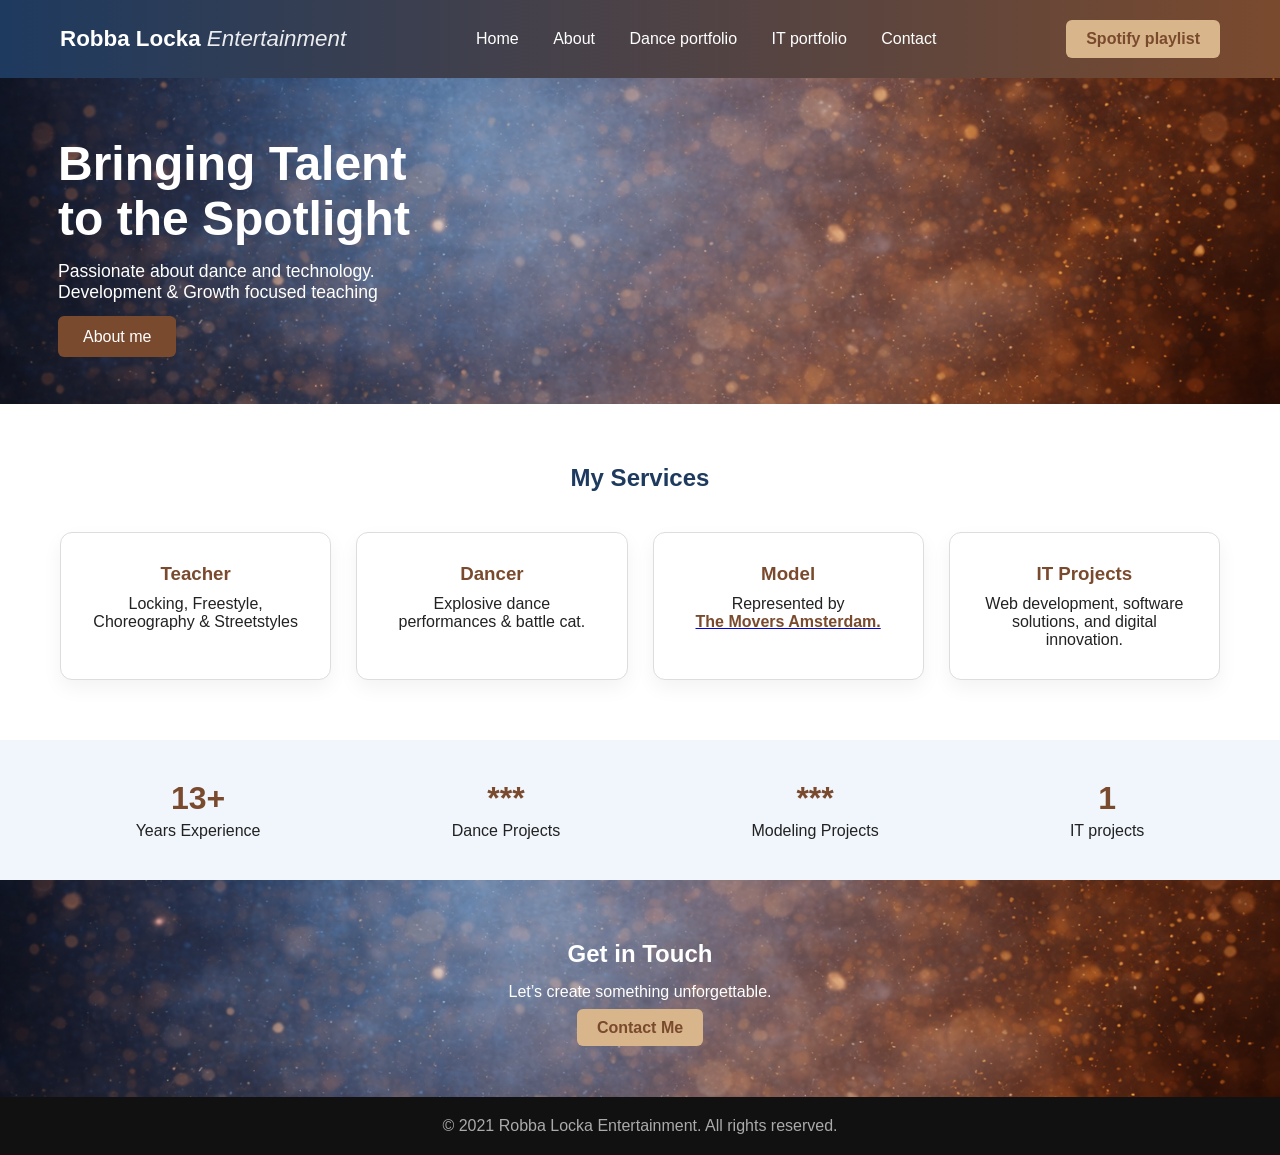
<file: index.html>
<!DOCTYPE html>
<html lang="en">
    
<head>
  <meta charset="UTF-8" />
  <meta name="viewport" content="width=device-width, initial-scale=1.0"/>
  <title>Robba Locka Entertainment</title>
  <link rel="stylesheet" href="Style_brown.css" />
</head>

<body>

<header class="navbar">
  <div class="logo">Robba Locka <span><em>Entertainment</em></span></div>
  <nav>
    <a href="index.html">Home</a>
    <a href="About_me.html">About</a>
    <a href="dance_projects.html">Dance portfolio</a>
    <a href="it_projects.html">IT portfolio</a>
    <a href="contact.html">Contact</a>
  </nav>
  <a class="btn-primary" href="https://open.spotify.com/playlist/4BbkVVdAeqNhtyvKvNaJNX?si=d900c01793914208" target="_blank">Spotify playlist</a>
</header>

<section class="hero">
  <div class="hero-content">
    <h1>Bringing Talent<br>to the Spotlight</h1>
    <p>Passionate about dance and technology. <br>Development & Growth focused teaching</p>
    <a class="btn-secondary" href="About_me.html">About me</a>
  </div>
</section>

<section class="services">
  <h2>My Services</h2>
  <div class="service-grid">
    <div class="card">
      <h3>Teacher</h3>
      <p>Locking, Freestyle, Choreography & Streetstyles</p>
    </div>
    <div class="card">
      <h3>Dancer</h3>
      <p>Explosive dance performances & battle cat.</p>
    </div>
    <div class="card">
      <h3>Model</h3>
          <p>Represented by</p>
          <a href="https://www.themovers.nl/" target="_blank"><span class="external-link themoverslink">The Movers Amsterdam.</span></a>
    </div>
    <div class="card">
      <h3>IT Projects</h3>
      <p>Web development, software solutions, and digital innovation.</p>
    </div>
  </div>
</section>

<section class="stats">
  <div><strong>13+</strong><span>Years Experience</span></div>
  <div><strong>***</strong><span>Dance Projects</span></div>
  <div><strong>***</strong><span>Modeling Projects</span></div>
  <div><strong>1</strong><span>IT projects</span></div>
</section>

<section class="cta">
  <h2>Get in Touch</h2>
  <p>Let’s create something unforgettable.</p><br>
  <a href="contact.html" class="btn-primary">Contact Me</a>
</section>

<footer>
    <p>&copy; 2021 Robba Locka Entertainment. All rights reserved.</p>
</footer>

</body>

</html>
</file>
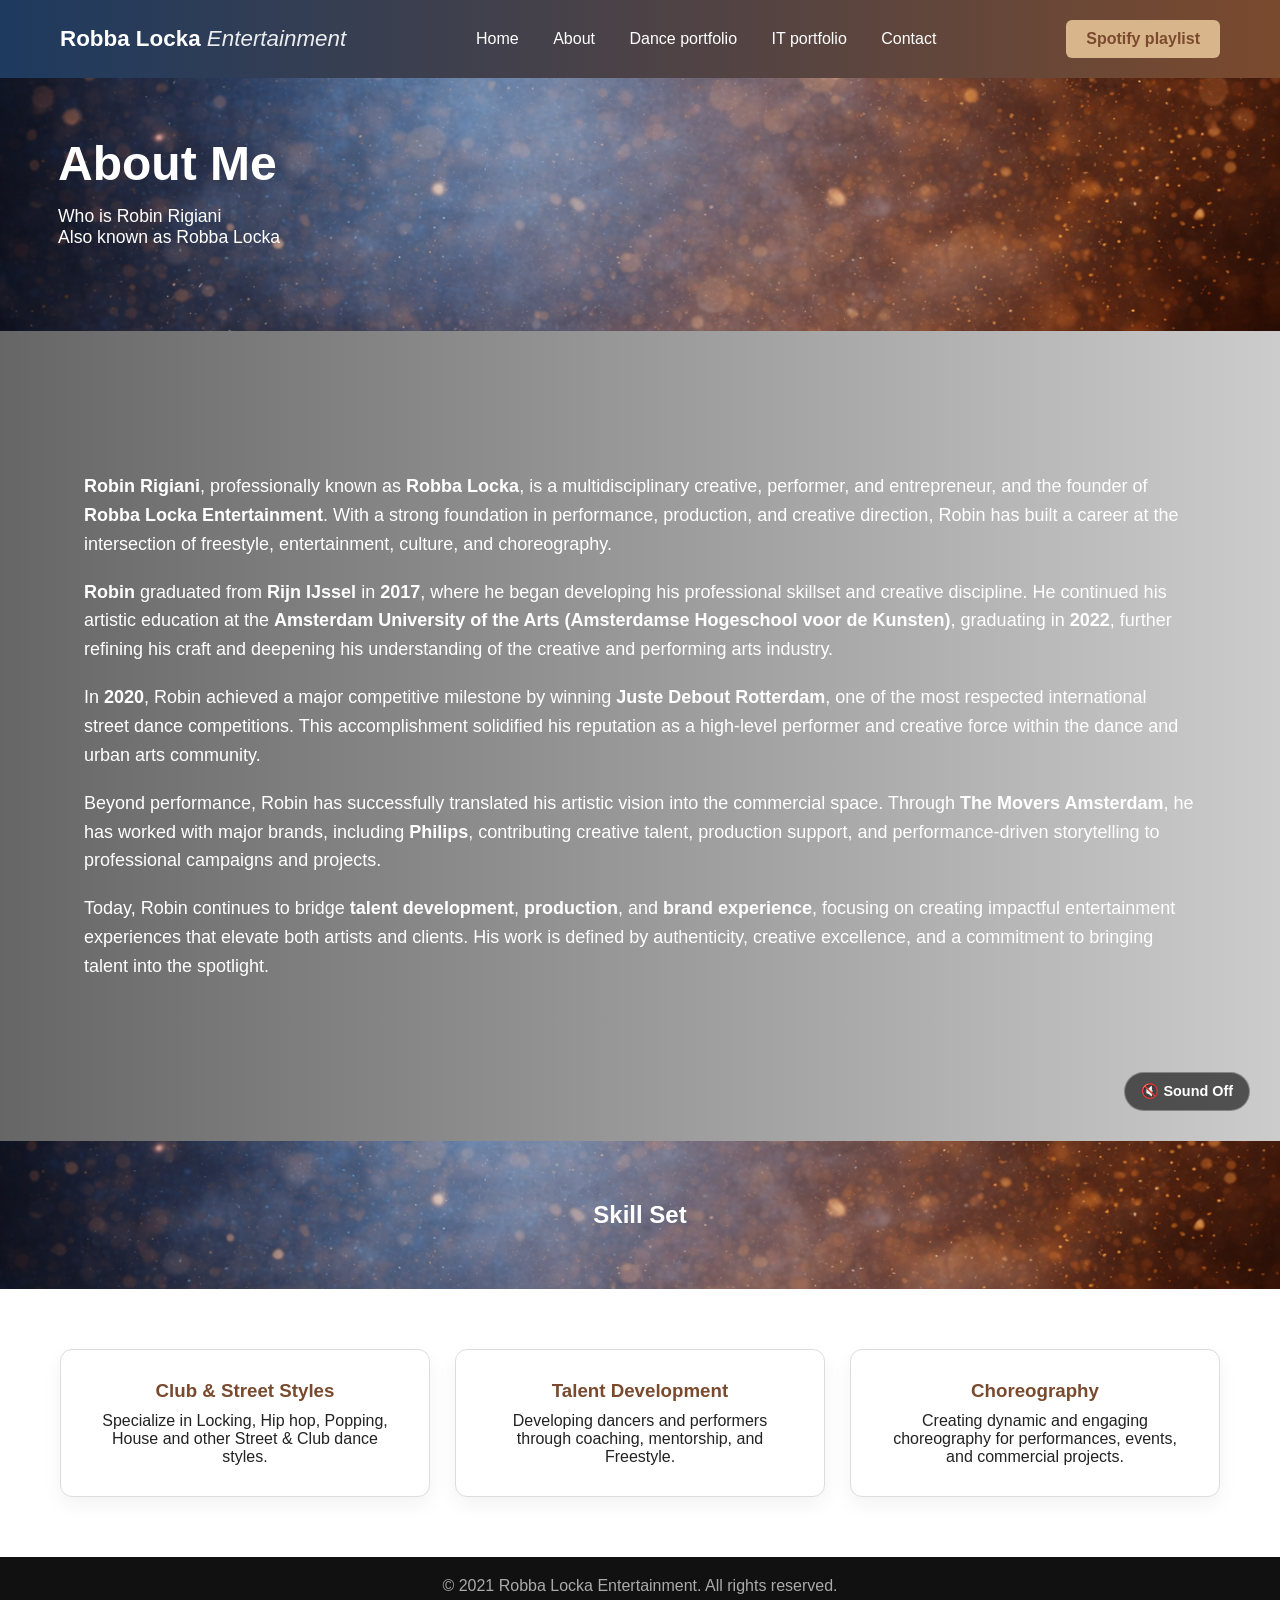
<file: About_me.html>
<!DOCTYPE html>
<html lang="en">
<head>
    <meta charset="UTF-8">
    <meta name="viewport" content="width=device-width, initial-scale=1.0">
    <title>About Me - Robba Locka Entertainment</title>
    <link rel="stylesheet" href="Style_brown.css">
</head>

<header class="navbar">
        <div class="logo">Robba Locka<span> <em>Entertainment</em></span></div>
            <nav>
                <a href="index.html">Home</a>
                <a href="About_me.html">About</a>
                <a href="dance_projects.html">Dance portfolio</a>
                <a href="it_projects.html">IT portfolio</a>
                <a href="contact.html">Contact</a>
            </nav>
            <a class="btn-primary" href="https://open.spotify.com/playlist/4BbkVVdAeqNhtyvKvNaJNX?si=d900c01793914208" target="_blank">Spotify playlist</a>
</header>

<body>

    <section class="hero">
        <div class="hero-content">
            <h1>About Me</h1>
            <p>Who is Robin Rigiani<br>Also known as Robba Locka</p>
        </div>
    </section>


    <main>
                <section class="video-hero">
                    <video id="bgVideo" autoplay muted loop playsinline>
                        <source src="https://pub-605923a5e64a4417aae3fb6e98389865.r2.dev/pictures/Sc_Pt.12_Quarter_1080p_webversion.mp4" type="video/mp4">
                        Your browser does not support the video tag.
                    </video>

                      <button id="soundToggle" class="sound-btn">🔇 Sound Off</button>

        <div class="video-overlay">
        <section class="biography">
            <p>
                <strong>Robin Rigiani</strong>, professionally known as <strong>Robba Locka</strong>, is a multidisciplinary creative,
                performer, and entrepreneur, and the founder of <strong>Robba Locka Entertainment</strong>. With a strong foundation
                in performance, production, and creative direction, Robin has built a career at the intersection of freestyle, entertainment,
                culture, and choreography.
            </p>

            <p>
                <strong>Robin</strong> graduated from <strong>Rijn IJssel</strong> in <strong>2017</strong>, where he began developing his professional
                skillset and creative discipline. He continued his artistic education at the
                <strong>Amsterdam University of the Arts (Amsterdamse Hogeschool voor de Kunsten)</strong>, graduating in
                <strong>2022</strong>, further refining his craft and deepening his understanding of the creative and performing arts
                industry.
            </p>

            <p>
                In <strong>2020</strong>, Robin achieved a major competitive milestone by winning
                <strong>Juste Debout Rotterdam</strong>, one of the most respected international street dance competitions. This
                accomplishment solidified his reputation as a high-level performer and creative force within the dance and urban
                arts community.
            </p>

            <p>
                Beyond performance, Robin has successfully translated his artistic vision into the commercial space. Through
                <strong>The Movers Amsterdam</strong>, he has worked with major brands, including <strong>Philips</strong>,
                contributing creative talent, production support, and performance-driven storytelling to professional campaigns and
                projects.
            </p>

            <p>
                Today, Robin continues to bridge <strong>talent development</strong>, <strong>production</strong>, and <strong>brand
                experience</strong>, focusing on creating impactful entertainment experiences that elevate both artists and clients.
                His work is defined by authenticity, creative excellence, and a commitment to bringing talent into the spotlight.
            </p>
        </section>
        </div>
                </section>


    <section>
            <div>
                <h2 class="cta-skills">Skill Set</h2>
            </div>

<section class="skills">
  <div class="skills-grid">
    <div class="skills-card">
      <h3>Club & Street Styles</h3>
      <p>Specialize in Locking, Hip hop, Popping, House and other Street & Club dance styles.</p>
    </div>
    <div class="skills-card">
      <h3>Talent Development</h3>
      <p>Developing dancers and performers through coaching, mentorship, and Freestyle.</p>
    </div>
    <div class="skills-card">
      <h3>Choreography</h3>
      <p>Creating dynamic and engaging choreography for performances, events, and commercial projects.</p>
    </div>
  </div>
</section>
    </main>

    <footer>
        <p>&copy; 2021 Robba Locka Entertainment. All rights reserved.</p>
    </footer>

<!--JAVA SCRIPT STUFF-->
<script>
  const video = document.getElementById("bgVideo");
  const button = document.getElementById("soundToggle");

  button.addEventListener("click", () => {
    video.muted = !video.muted;

    if (video.muted) {
      button.textContent = "🔇 Sound Off";
    } else {
      button.textContent = "🔊 Sound On";
    }
  });
</script>

</body>


</html>
</file>
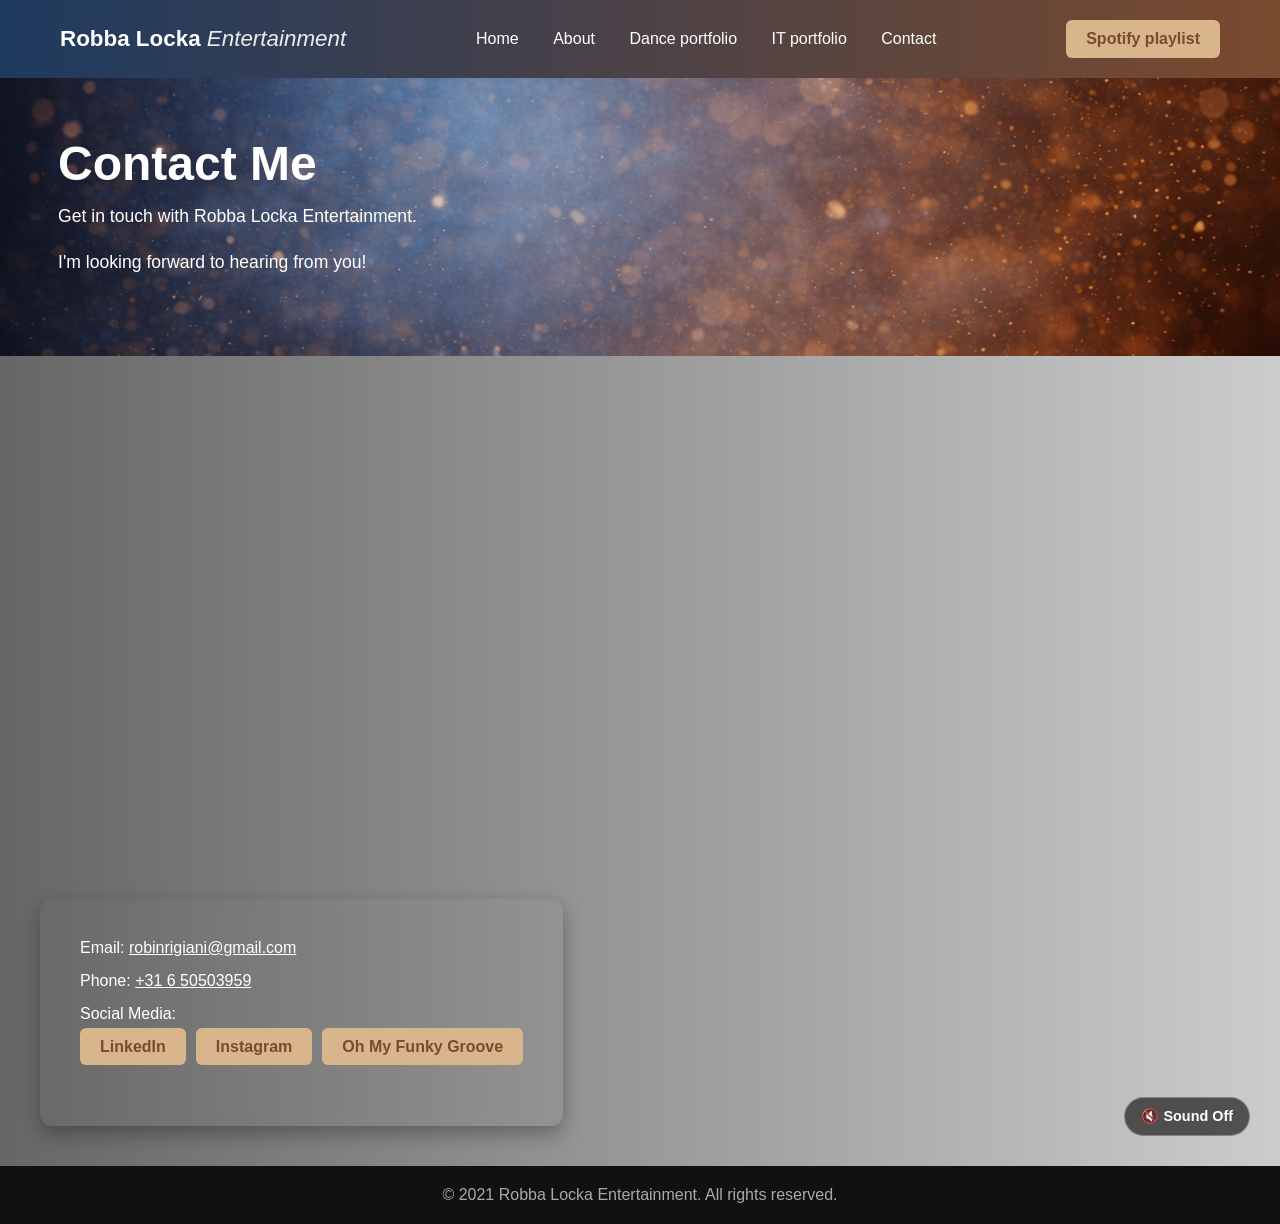
<file: contact.html>
<!DOCTYPE html>
<html lang="en">

<head>
  <meta charset="UTF-8">
  <meta name="viewport" content="width=device-width, initial-scale=1.0">
  <title>Contact Me - Robba Locka Entertainment</title>
  <link href="Style_brown.css" rel="stylesheet">
</head>

<body>

<header class="navbar">
  <div class="logo">
    Robba Locka <span> <em>Entertainment</em></span>
  </div>

  <nav>
    <a href="index.html">Home</a>
    <a href="About_me.html">About</a>
    <a href="dance_projects.html">Dance portfolio</a>
    <a href="it_projects.html">IT portfolio</a>
    <a href="contact.html">Contact</a>
  </nav>

  <a class="btn-primary" 
     href="https://open.spotify.com/playlist/4BbkVVdAeqNhtyvKvNaJNX?si=d900c01793914208"
     target="_blank">
     Spotify playlist
  </a>
</header>

<section class="hero">
  <div class="hero-content">
    <h1>Contact Me</h1>
    <p>Get in touch with Robba Locka Entertainment.</p>
    <p>I'm looking forward to hearing from you!</p>
  </div>
</section>

<section class="video-hero">
  <video id="bgVideo" autoplay muted loop playsinline>
    <source src="https://pub-605923a5e64a4417aae3fb6e98389865.r2.dev/pictures/RegistratieCongreg%C3%A4re_1080p_webversion.mp4" type="video/mp4">
    Your browser does not support the video tag.
  </video>

  <button id="soundToggle" class="sound-btn">🔇 Sound Off</button>
  
  <div class="video-overlay">
    <section class="contact-info">
      <div>
        <ul class="contact-list">
          <li>
            Email: <a class="white" href="mailto:robinrigiani@gmail.com">robinrigiani@gmail.com</a>
          </li>
          <li>
            Phone: <a class="white" href="https://wa.me/31650503959" target="_blank">+31 6 50503959</a>
          </li>
          <li>
            Social Media:<ul class="social-media-list">
          <li>
            <a class="btn-primary" href="https://www.linkedin.com/in/robin-rigiani-2793bb258/" target="_blank">
              LinkedIn
            </a>
          </li>
          <li>
            <a class="btn-primary" href="https://www.instagram.com/robba_locka/" target="_blank">
              Instagram
            </a>
          </li>
          <li>
            <a class="btn-primary" href="https://www.instagram.com/ohmyfunkygroove/" target="_blank">
              Oh My Funky Groove
            </a>
          </li>
        </ul>
      </li>
    </ul>
          </div>
  </section>
</section>

<footer>
  <p>&copy; 2021 Robba Locka Entertainment. All rights reserved.</p>
</footer>

<!--JAVA SCRIPT STUFF-->
<script>
  const video = document.getElementById("bgVideo");
  const button = document.getElementById("soundToggle");

  button.addEventListener("click", () => {
    video.muted = !video.muted;

    if (video.muted) {
      button.textContent = "🔇 Sound Off";
    } else {
      button.textContent = "🔊 Sound On";
    }
  });
</script>

</body>
</html>
</file>
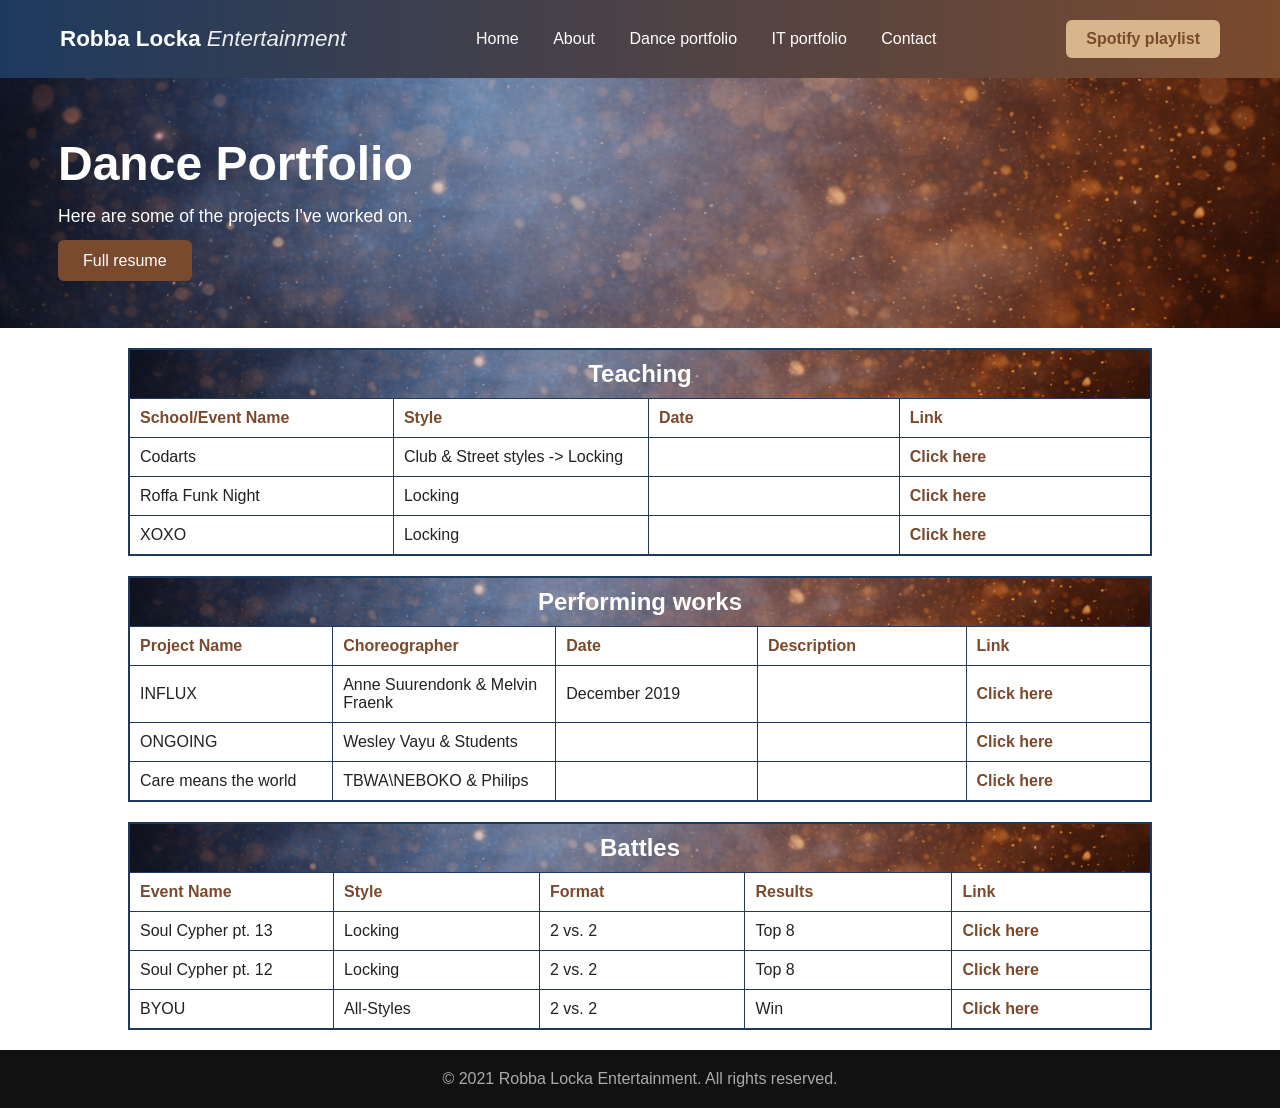
<file: dance_projects.html>
<!DOCTYPE html>
<html lang="en">

<head>
  <meta charset="UTF-8" />
  <meta name="viewport" content="width=device-width, initial-scale=1.0"/>
  <title>Robba Locka Portfolio</title>
  <link rel="stylesheet" href="Style_brown.css" />
</head>

<body>

    <header class="navbar">
        <div class="logo">Robba Locka<span> <em>Entertainment</em></span></div>
            <nav>
                <a href="index.html">Home</a>
                <a href="About_me.html">About</a>
                <a href="dance_projects.html">Dance portfolio</a>
                <a href="it_projects.html">IT portfolio</a>
                <a href="contact.html">Contact</a>
            </nav>
                <a class="btn-primary" href="https://open.spotify.com/playlist/4BbkVVdAeqNhtyvKvNaJNX?si=d900c01793914208" target="_blank">Spotify playlist</a>    </header>

    <section class="hero">
        <div class="hero-content">
            <h1>Dance Portfolio</h1>
            <p>Here are some of the projects I've worked on.</p>
            <a href="CV Robin Rigiani.pdf" target="_blank" class="btn-secondary">Full resume</a>
        </div>
    </section>

    <section class="portfolio">

        <table>
            <thead>
                <tr class="table-title">
                    <th colspan="4">Teaching</th>
                </tr>
                <tr class="col-description">
                    <th>School/Event Name </th>
                    <th>Style </th>
                    <th>Date </th>
                    <th>Link </th>
                </tr>
            </thead>
            <tbody>
                <tr>
                    <td>Codarts</td>
                    <td>Club & Street styles -> Locking</td>
                    <td></td>
                    <td><a href="http://example.com/project-a" target="_blank" class="external-link">Click here</a></td>
                </tr>
                <tr>
                    <td>Roffa Funk Night</td>
                    <td>Locking</td>
                    <td></td>
                    <td><a href="http://example.com/project-b" target="_blank" class="external-link">Click here</a></td>
                </tr>
                <tr>
                    <td>XOXO</td>
                    <td>Locking</td>
                    <td></td>
                    <td><a href="http://example.com/project-b" target="_blank" class="external-link">Click here</a></td>
                </tr>
            </tbody>
        </table>
        
        <table>
            <thead>
                <tr class="table-title">
                    <th colspan="5">Performing works</th>
                </tr>
                <tr class="col-description">
                    <th>Project Name </th>
                    <th>Choreographer </th>
                    <th>Date </th>
                    <th>Description </th>
                    <th>Link </th>
                </tr>
            </thead>
            <tbody>
                <tr>
                    <td>INFLUX</td>
                    <td>Anne Suurendonk & Melvin Fraenk</td>
                    <td>December 2019</td>
                    <td></td>
                    <td><a href="http://example.com/project-a" target="_blank" class="external-link">Click here</a></td>
                </tr>
                <tr>
                    <td>ONGOING</td>
                    <td>Wesley Vayu & Students</td>
                    <td></td>
                    <td></td>
                    <td><a href="http://example.com/project-b" target="_blank" class="external-link">Click here</a></td>
                </tr>
                <tr>
                    <td>Care means the world</td>
                    <td>TBWA\NEBOKO & Philips</td>
                    <td></td>
                    <td></td>
                    <td><a href="https://youtu.be/uWVeQKXmnhI?si=Ze3_jhfO2BDngPm8&t=58" target="_blank" class="external-link">Click here</a></td>
                </tr>
            </tbody>

        </table>

        <table>
            <thead>
                <tr class="table-title">
                    <th colspan="5">Battles</th>
                </tr>
                <tr class="col-description">
                    <th>Event Name </th>
                    <th>Style </th>
                    <th>Format </th>
                    <th>Results</th>
                    <th>Link </th>
                </tr>
            </thead>

            <tbody>
                <tr>
                    <td>Soul Cypher pt. 13</td>
                    <td>Locking</td>
                    <td>2 vs. 2</td>
                    <td>Top 8</td>
                    <td><a href="https://www.youtube.com/watch?v=dbj8Eegx3mg&t=5s" target="_blank" class="external-link">Click here</a></td>
                </tr>
                <tr>
                    <td>Soul Cypher pt. 12</td>
                    <td>Locking</td>
                    <td>2 vs. 2</td>
                    <td>Top 8</td>
                    <td><a href="https://www.youtube.com/watch?v=I_PKkMcVvok" target="_blank" class="external-link">Click here</a></td>
                </tr>
                <tr>
                    <td>BYOU</td>
                    <td>All-Styles</td>
                    <td>2 vs. 2</td>
                    <td>Win</td>
                    <td><a href="https://www.youtube.com/watch?v=5-wFExsthN0" target="_blank" class="external-link">Click here</a></td>
                </tr>
            </tbody>

        </table>
    </section>

    <footer>
        <p>&copy; 2021 Robba Locka Entertainment. All rights reserved.</p>
    </footer>

</body>

</html>
</file>
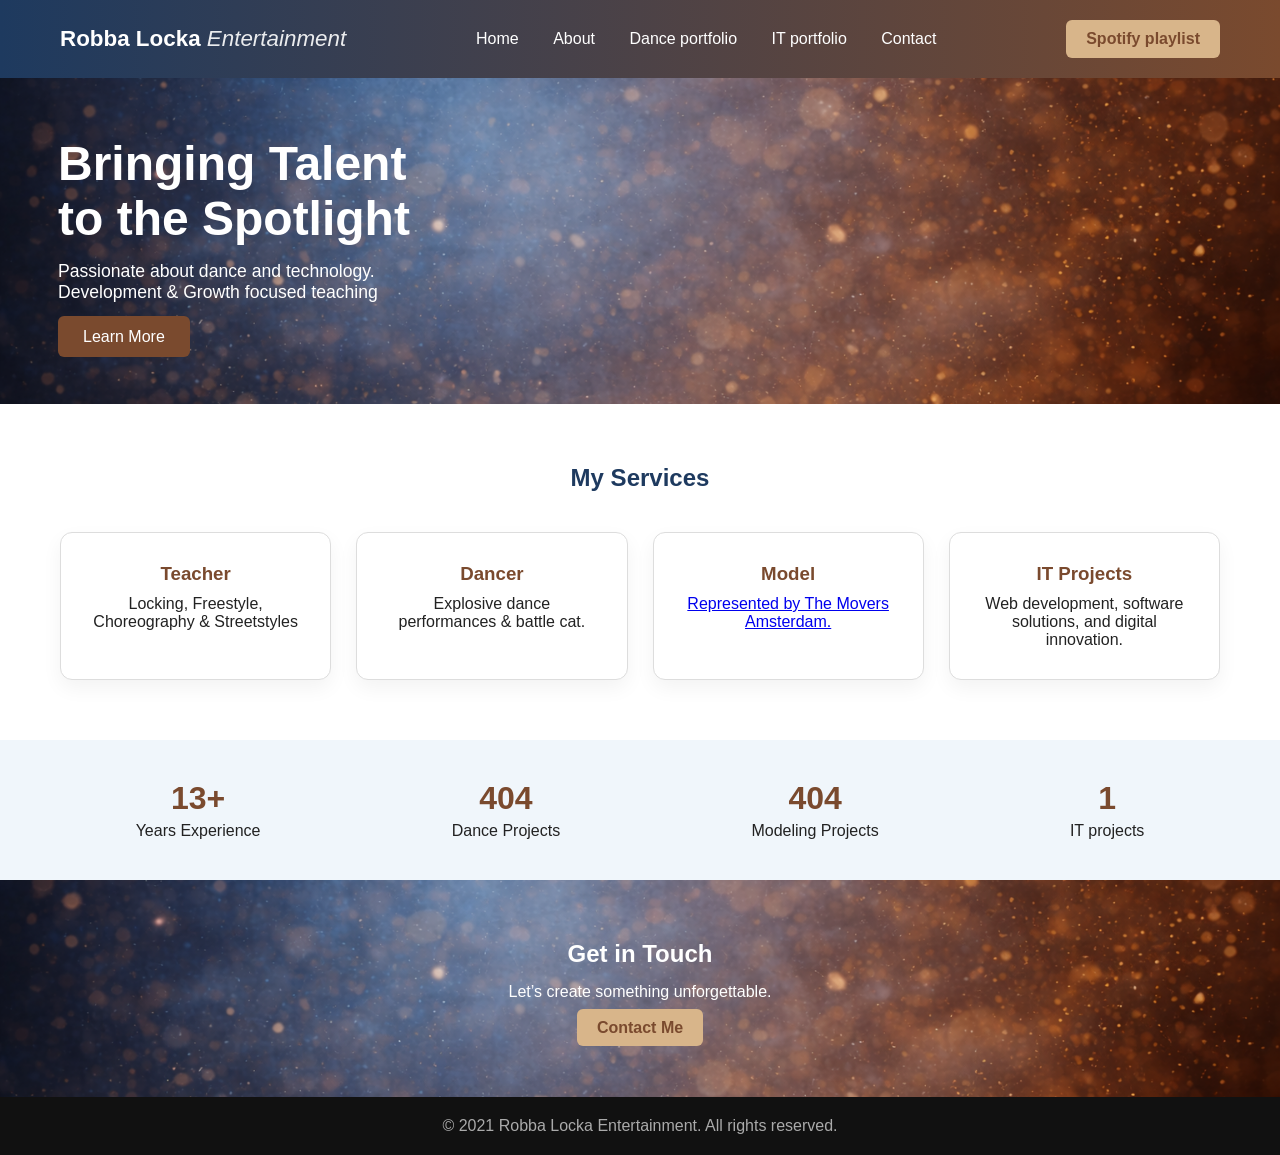
<file: index_brown.html>
<!DOCTYPE html>
<html lang="en">
    
<head>
  <meta charset="UTF-8" />
  <meta name="viewport" content="width=device-width, initial-scale=1.0"/>
  <title>Robba Locka Entertainment</title>
  <link rel="stylesheet" href="Style_brown.css" />
</head>

<body>

<header class="navbar">
  <div class="logo">Robba Locka <span><em>Entertainment</em></span></div>
  <nav>
    <a href="index_brown.html">Home</a>
    <a href="About_me.html">About</a>
    <a href="dance_projects.html">Dance portfolio</a>
    <a href="it_projects.html">IT portfolio</a>
    <a href="contact.html">Contact</a>
  </nav>
  <a class="btn-primary" href="https://open.spotify.com/playlist/37i9dQZF1DX4J520879081?si=25463012f0c74a8e" target="_blank">Spotify playlist</a>
</header>

<section class="hero">
  <div class="hero-content">
    <h1>Bringing Talent<br>to the Spotlight</h1>
    <p>Passionate about dance and technology. <br>Development & Growth focused teaching</p>
    <a class="btn-secondary" href="About_me.html">Learn More</a>
  </div>
</section>

<section class="services">
  <h2>My Services</h2>
  <div class="service-grid">
    <div class="card">
      <h3>Teacher</h3>
      <p>Locking, Freestyle, Choreography & Streetstyles</p>
    </div>
    <div class="card">
      <h3>Dancer</h3>
      <p>Explosive dance performances & battle cat.</p>
    </div>
    <div class="card">
      <h3>Model</h3>
      <a class="themoverslink" href="https://www.themovers.nl/" target="_blank">Represented by The Movers Amsterdam.</a>
    </div>
    <div class="card">
      <h3>IT Projects</h3>
      <p>Web development, software solutions, and digital innovation.</p>
    </div>
  </div>
</section>

<section class="stats">
  <div><strong>13+</strong><span>Years Experience</span></div>
  <div><strong>404</strong><span>Dance Projects</span></div>
  <div><strong>404</strong><span>Modeling Projects</span></div>
  <div><strong>1</strong><span>IT projects</span></div>
</section>

<section class="cta">
  <h2>Get in Touch</h2>
  <p>Let’s create something unforgettable.</p><br>
  <a href="contact.html" class="btn-primary">Contact Me</a>
</section>

<footer>
    <p>&copy; 2021 Robba Locka Entertainment. All rights reserved.</p>
</footer>

</body>

</html>
</file>
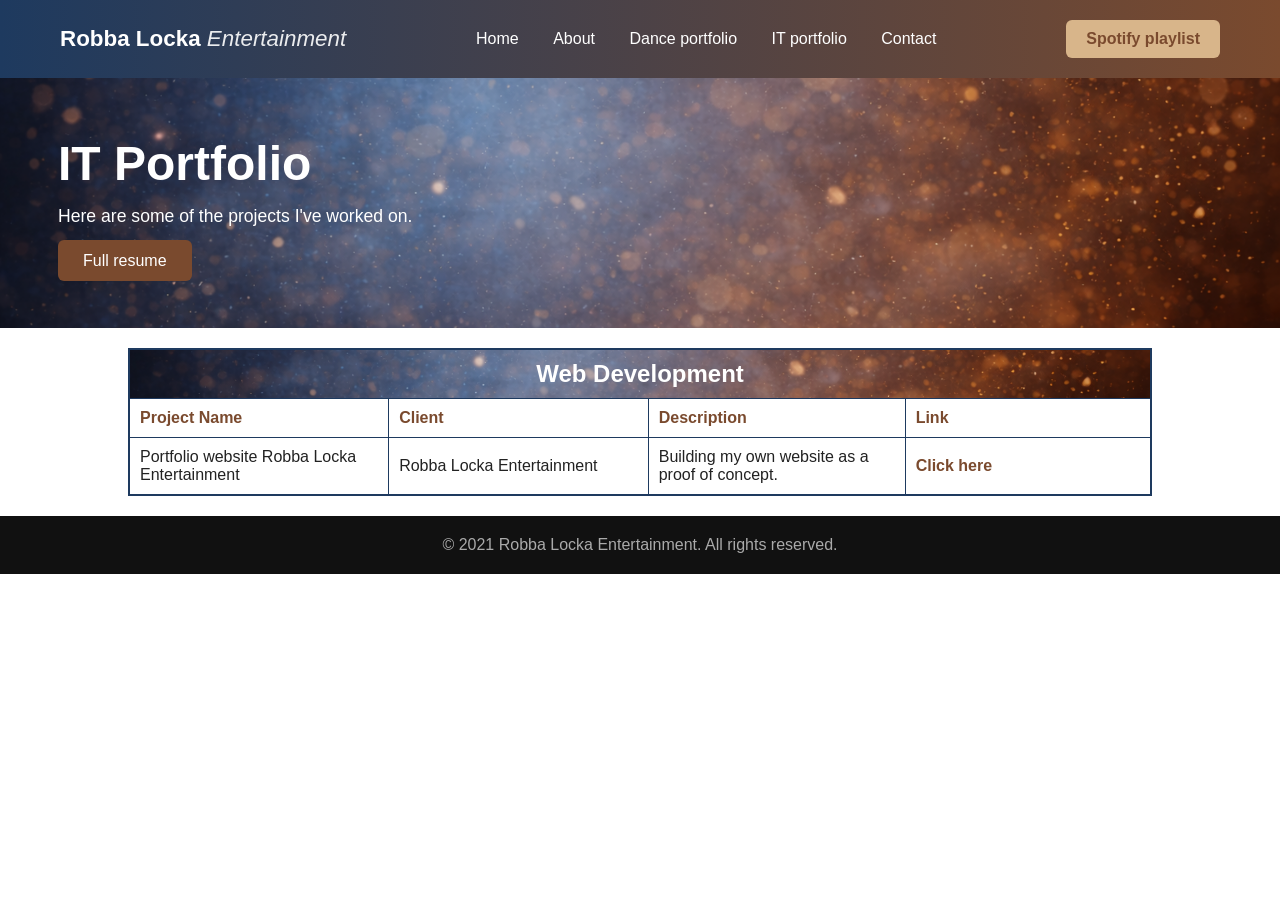
<file: it_projects.html>
<!DOCTYPE html>
<html lang="en">

<head>
  <meta charset="UTF-8">
  <meta name="viewport" content="width=device-width, initial-scale=1.0">
  <title>Robba Locka IT Portfolio</title>
  <link href="Style_brown.css" rel="stylesheet">
</head>

<body>
    <header class="navbar">
        <div class="logo">Robba Locka<span> <em>Entertainment</em></span></div>
            <nav>
                <a href="index.html">Home</a>
                <a href="About_me.html">About</a>
                <a href="dance_projects.html">Dance portfolio</a>
                <a href="it_projects.html">IT portfolio</a>
                <a href="contact.html">Contact</a>
            </nav>
            <a class="btn-primary" href="https://open.spotify.com/playlist/4BbkVVdAeqNhtyvKvNaJNX?si=d900c01793914208" target="_blank">Spotify playlist</a>
    </header>

    <section class="hero">
        <div class="hero-content">
            <h1>IT Portfolio</h1>
            <p>Here are some of the projects I've worked on.</p>
            <a href="CV Robin Rigiani.pdf" target="_blank" class="btn-secondary">Full resume</a>
        </div>
    </section>

    <table>
        <thead>
            <tr class="table-title">
                <th colspan="4">Web Development</th>
            </tr>
            <tr class="col-description">
                <th>Project Name </th>
                <th>Client </th>
                <th>Description </th>
                <th>Link </th>
            </tr>
        </thead>
        <tbody>
            <tr>
                <td>Portfolio website Robba Locka Entertainment</td>
                <td>Robba Locka Entertainment</td>
                <td>Building my own website as a proof of concept.</td>
                <td><a href="index.html" target="_blank" class="external-link">Click here</a></td>
            </tr>
        </tbody>

    </table>

<footer>
    <p>&copy; 2021 Robba Locka Entertainment. All rights reserved.</p>
</footer>

</body>


</html>
</file>
<file: Style_brown.css>
:root {
  --blue: #1e3a5f;
  --light-blue: #f0f6fb;
  --brown: #7a4a2e;
  --tan: #d8b58a;
  --white: #ffffff;
}

* {
  margin: 0;
  padding: 0;
  box-sizing: border-box;
  font-family: "Segoe UI", sans-serif;
}

body {
  background: var(--white);
  color: #222;
}

/* NAVBAR */
.navbar {
  display: flex;
  align-items: center;
  justify-content: space-between;
  padding: 20px 60px;
  background: linear-gradient(to right, var(--blue), var(--brown));
  color: var(--white);
}

.logo {
  font-size: 1.4rem;
  font-weight: bold;
}

.logo span {
  font-weight: 300;
  opacity: 0.9;
}

.navbar nav a {
  margin: 0 15px;
  color: var(--white);
  text-decoration: none;
}

.btn-primary {
  background: var(--tan);
  color: var(--brown);
  border: none;
  padding: 10px 20px;
  border-radius: 6px;
  cursor: pointer;
  font-weight: bold;
  text-decoration: none;
  text-decoration-line: none;
}

/* HERO */
.hero {
  height: auto;
  background: url("pictures/Background_1.png") no-repeat center / cover;
  display: flex;
  align-items: center;
  padding: 58px;
  color: var(--white);
}

.hero h1 {
  font-size: 3rem;
  margin-bottom: 15px;
}

.hero p {
  font-size: 1.1rem;
  margin-bottom: 25px;
}

.btn-secondary {
  background: var(--brown);
  color: var(--white);
  border: none;
  padding: 12px 25px;
  border-radius: 6px;
  cursor: pointer;
  text-decoration: none;
}

/* STATS */
.stats {
  display: flex;
  justify-content: space-around;
  padding: 40px;
  background: var(--light-blue);
}

.stats div {
  text-align: center;
}

.stats strong {
  font-size: 2rem;
  color: var(--brown);
}

.stats span {
  display: block;
  margin-top: 5px;
}

/* SERVICES */
.services {
  padding: 60px;
  text-align: center;
}

.services h2 {
  margin-bottom: 40px;
  color: var(--blue);
}

.service-grid {
  display: grid;
  grid-template-columns: repeat(auto-fit, minmax(250px, 1fr));
  gap: 25px;
}

.card {
  background: var(--white);
  border: 1px solid #ddd;
  padding: 30px;
  border-radius: 12px;
  box-shadow: 0 8px 20px rgba(0,0,0,0.05);
}

.card h3 {
  color: var(--brown);
  margin-bottom: 10px;
}

/* CTA */
.cta {
  background: url("pictures/Background_1.png") no-repeat center / cover;
  color: var(--white);
  padding: 60px;
  text-align: center;
}

.cta h2 {
  margin-bottom: 15px;
}

/* FOOTER */
footer {
  background: #111;
  color: #aaa;
  text-align: center;
  padding: 20px;
}

/* TABLE STYLES */
.portfolio{
  text-align: left;
}
.table-title {
  background: url("pictures/Background_1.png") no-repeat center / cover;
  color: var(--white);
  font-size: 24px;
  text-align: center;
  padding: 10px;
}
table {
  width: 80%;
  border-collapse: collapse;
  margin: 20px auto;
  border: #1e3a5f 2px solid;
}
td, th {
  border: 1px solid #1e3a5f;
  padding: 10px;
  width: 300px;
}

.col-description{
   font-style: none;
   text-align: left;
   color: var(--brown);
}

.external-link{
  color: var(--brown);
  font-weight: bold;
  text-decoration: none;
  text-decoration-line: none;
} 

/* .themoverslink {
  font-style: none;
  text-decoration:none;
} */

.themoverslink:hover{
  opacity: 0.75;
}

.a {
  text-decoration: none;
}

.white{
    color: var(--white);
}

.Social_media{
    list-style-type: none;
    margin-top: auto; 
    margin-bottom: auto;
    padding: 0;
    display: inline;
}
/* ABOUT ME PAGE STYLES */
.contact-info {
  position: absolute;
  bottom: 40px;
  left: 40px;
  max-width: 800px;
  padding: 40px;
  border-radius: 12px;

  background: rgba(0, 0, 0, 0);
  color: white;

  box-shadow: 0 8px 20px rgba(0,0,0,0.3);
  backdrop-filter: blur(6px);
}
.contact-list {
  list-style: none;
  padding: 0;
}

.contact-list li {
  margin-bottom: 15px;
}

.social-media-list {
  list-style: none;
  padding-left: 0;
  display: flex;
  gap: 10px;
  margin-top: 15px;
}
.social-media-list li {
  display: inline;
}

/* BIOGRAPHY SECTION */
.biography p {
  margin-bottom: 1.2rem;
  line-height: 1.6;
  font-size: large;
}

.biography {
  max-width: 1500px;
  margin: 0 auto;
  padding: 80px 24px;
}

/* SKILLS SECTION */
.skills {
  padding: 60px;
  text-align: center;
}

.skills h2 {
  margin-bottom: 40px;
  color: var(--blue);
}

.skills-grid {
  display: grid;
  grid-template-columns: repeat(auto-fit, minmax(250px, 1fr));
  gap: 25px;
}

.skills-card {
  background: var(--white);
  border: 1px solid #ddd;
  padding: 30px;
  border-radius: 12px;
  box-shadow: 0 8px 20px rgba(0,0,0,0.05);
}

.skills-card h3 {
  color: var(--brown);
  margin-bottom: 10px;
}

.cta-skills {
  background: url("pictures/Background_1.png") no-repeat center / cover;
  color: var(--white);
  padding: 60px;
  text-align: center;
}

.cta-skills h2 {
  margin-bottom: 15px;
}

/* Video Design */

.video-hero {
  position: relative;
  width: 100%;
  height: 90vh;
  overflow: hidden;
}

.video-hero video {
  position: absolute;
  top: 50%;
  left: 50%;
  width: 100%;
  height: 100%;
  object-fit: cover;
  transform: translate(-50%, -50%);
  z-index: 1;
}

.video-overlay {
  position: relative;
  z-index: 2;
  height: 100%;
  display: flex;
  flex-direction: column;
  justify-content: center;
  padding: 60px;
  color: white;
  background: linear-gradient(
    90deg,
    rgba(0,0,0,0.6),
    rgba(0,0,0,0.2)
  );
}

/* SOUND BUTTON FOR VIDEO */
.sound-btn {
  position: absolute;
  bottom: 30px;
  right: 30px;
  z-index: 3;

  padding: 10px 16px;
  font-size: 0.9rem;
  font-weight: 600;

  background: rgba(0, 0, 0, 0.6);
  color: white;
  border: 1px solid rgba(255, 255, 255, 0.3);
  border-radius: 30px;

  cursor: pointer;
  backdrop-filter: blur(6px);
  transition: all 0.25s ease;
}

.sound-btn:hover {
  background: rgba(255, 255, 255, 0.15);
}

/* ===== MOBILE STYLES ===== */
@media (max-width: 768px) {
  .contact-info {
    left: 20px;
    right: 20px;
    bottom: 20px;
    max-width: none;
  }
}
@media (max-width: 768px) {
  .social-media-list {
    flex-direction: column;
    align-items: stretch;
    gap: 8px;
  }

  .social-media-list a {
    width: 100%;
    text-align: center;
  }
}

/* ===== END MOBILE STYLES ===== */
</file>
